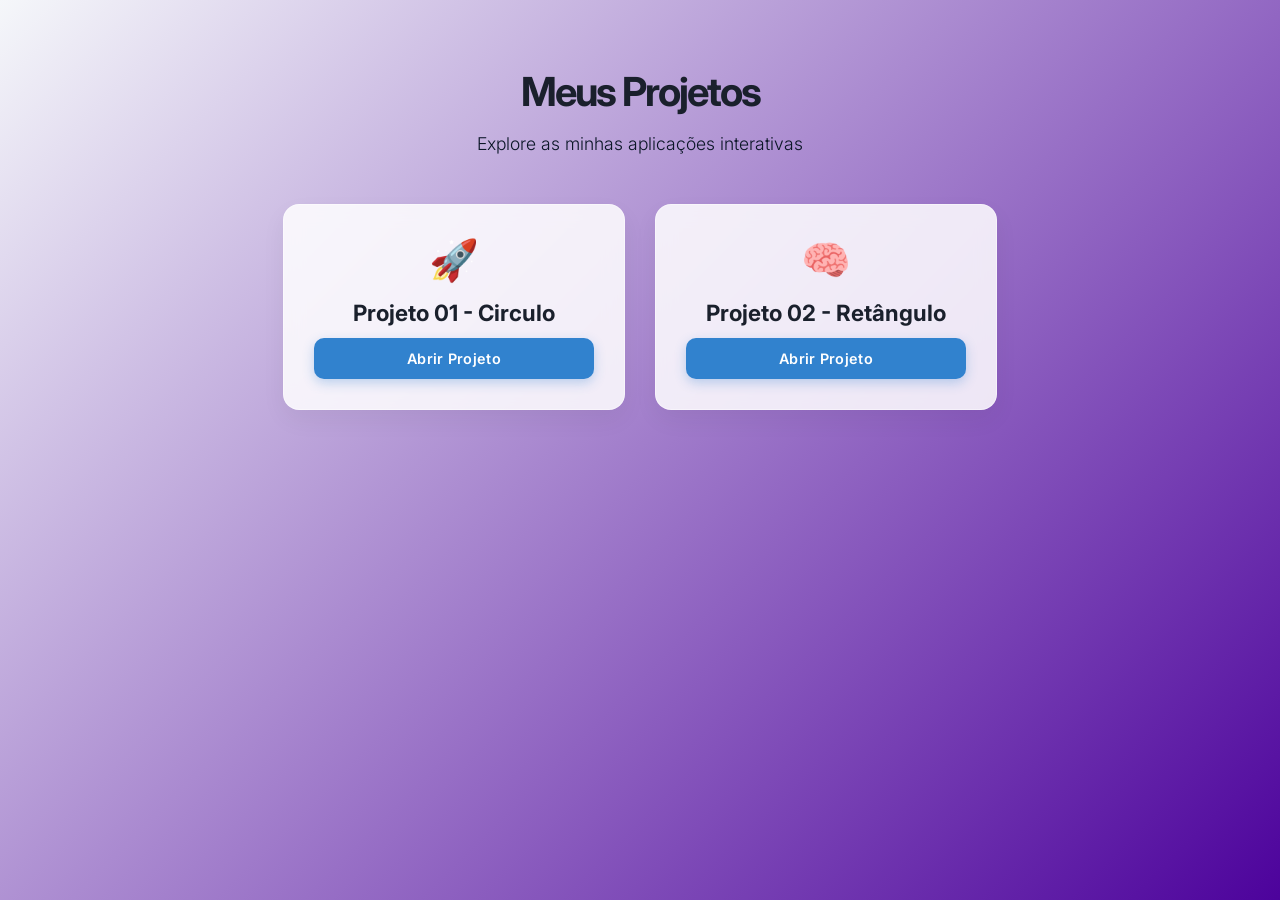
<file: index.html>
<!DOCTYPE html>
<html lang="pt-br">
<head>
    <meta charset="UTF-8">
    <meta name="viewport" content="width=device-width, initial-scale=1.0">
    <title>Meu Hub de Projetos</title>
    <!-- Importação de fonte moderna -->
    <link rel="preconnect" href="https://fonts.googleapis.com">
    <link rel="preconnect" href="https://fonts.gstatic.com" crossorigin>
    <link href="https://fonts.googleapis.com/css2?family=Inter:wght@300;400;600;700&display=swap" rel="stylesheet">
    <link rel="stylesheet" href="style-hub.css">
</head>
<body>
 
    <header>
        <h1>Meus Projetos</h1>
        <p>Explore as minhas aplicações interativas</p>
    </header>

    <main class="container">
        <div class="card" id="card-p1">
            <div class="card-icon">🚀</div>
            <h2>Projeto 01 - Circulo </h2>
            <a href="projeto1/projeto1.html" class="btn">Abrir Projeto</a>
        </div>

        <div class="card" id="card-p2">
            <div class="card-icon">🧠</div>
            <h2>Projeto 02 - Retângulo </h2>
            <a href="projeto2/projeto2.html" class="btn">Abrir Projeto</a>
        </div>
    </main>

</body>
</html>
</file>
<file: style-hub.css>
/* Configurações Globais */
body {
  font-family: 'Inter', sans-serif;
  background: linear-gradient(135deg, #f5f7fa 0%, hsl(269, 97%, 31%) 100%);
  margin: 0;
  padding: 40px 20px;
  color: #37558a;
  min-height: 100vh;
  box-sizing: border-box;
}

/* Cabeçalho */
header {
  text-align: center;
  margin-bottom: 50px;
}

header h1 {
  font-size: 2.5rem;
  font-weight: 700;
  color: #1a202c;
  margin-bottom: 10px;
  letter-spacing: -0.05em;
}

header p {
  font-size: 1.1rem;
  color: #0b1627;
  font-weight: 300;
}

/* Contentor dos Cards */
.container {
  display: flex;
  justify-content: center;
  gap: 30px;
  flex-wrap: wrap;
  max-width: 1200px;
  margin: 0 auto;
}

/* Cartões (Cards) */
.card {
  background: rgba(255, 255, 255, 0.85);
  backdrop-filter: blur(10px);
  -webkit-backdrop-filter: blur(10px);
  border: 1px solid rgba(255, 255, 255, 0.4);
  border-radius: 16px;
  box-shadow: 0 10px 25px rgba(0, 0, 0, 0.05);
  padding: 30px;
  width: 280px;
  text-align: center;
  display: flex;
  flex-direction: column;
  justify-content: space-between;
  transition: transform 0.3s cubic-bezier(0.175, 0.885, 0.32, 1.275), 
              box-shadow 0.3s ease;
}

.card:hover {
  transform: translateY(-8px);
  box-shadow: 0 20px 35px rgba(0, 0, 0, 0.1);
}

.card-icon {
  font-size: 2.5rem;
  margin-bottom: 15px;
}

.card h2 {
  font-size: 1.4rem;
  color: #1a202c;
  margin: 0 0 12px 0;
}

.card p {
  font-size: 0.95rem;
  color: #4a5568;
  line-height: 1.5;
  margin-bottom: 20px;
  flex-grow: 1;
}

/* Botões */
.btn {
  display: block;
  padding: 12px 24px;
  background-color: #3182ce;
  color: white;
  text-decoration: none;
  border-radius: 10px;
  font-weight: 600;
  font-size: 0.9rem;
  letter-spacing: 0.02em;
  transition: background-color 0.2s ease, transform 0.1s ease;
  box-shadow: 0 4px 12px rgba(49, 130, 206, 0.3);
}

.btn:hover {
  background-color: #2b6cb0;
  box-shadow: 0 6px 20px rgba(49, 130, 206, 0.4);
}

.btn:active {
  transform: scale(0.98);
}
</file>
